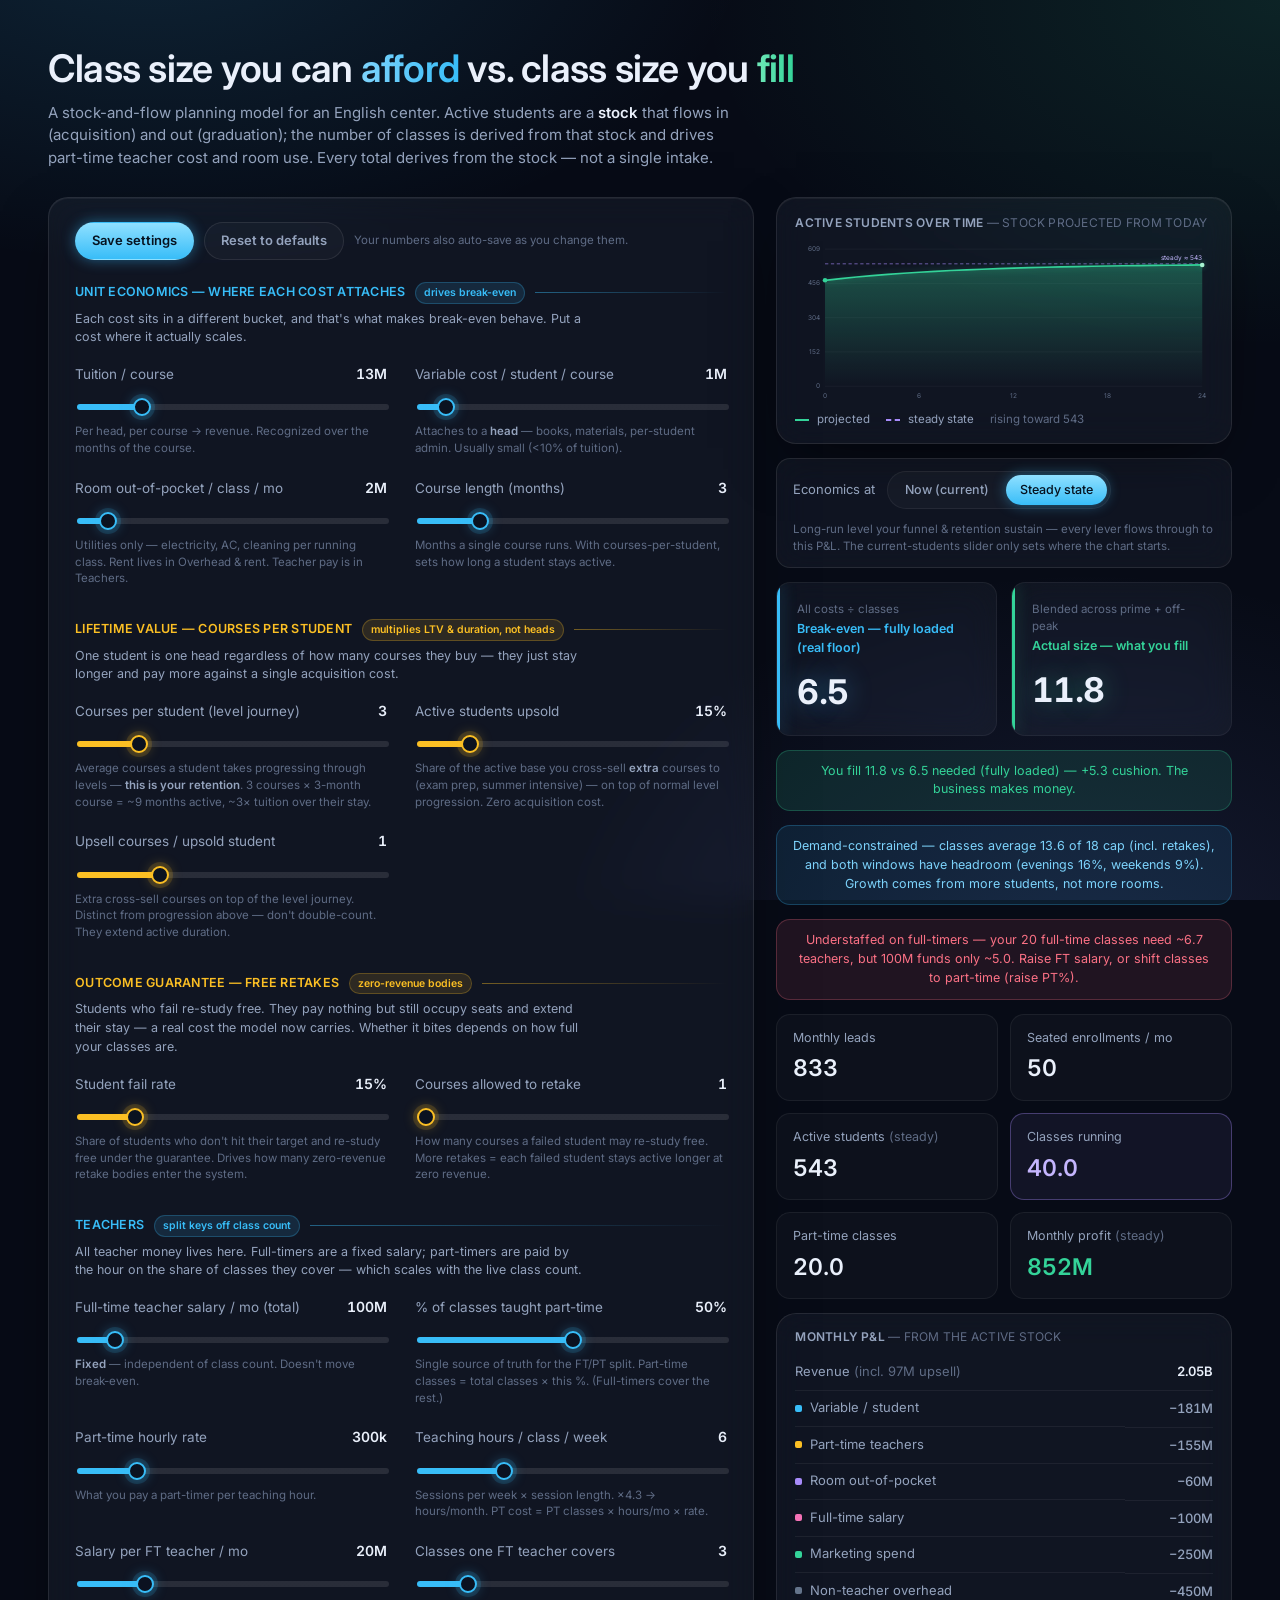
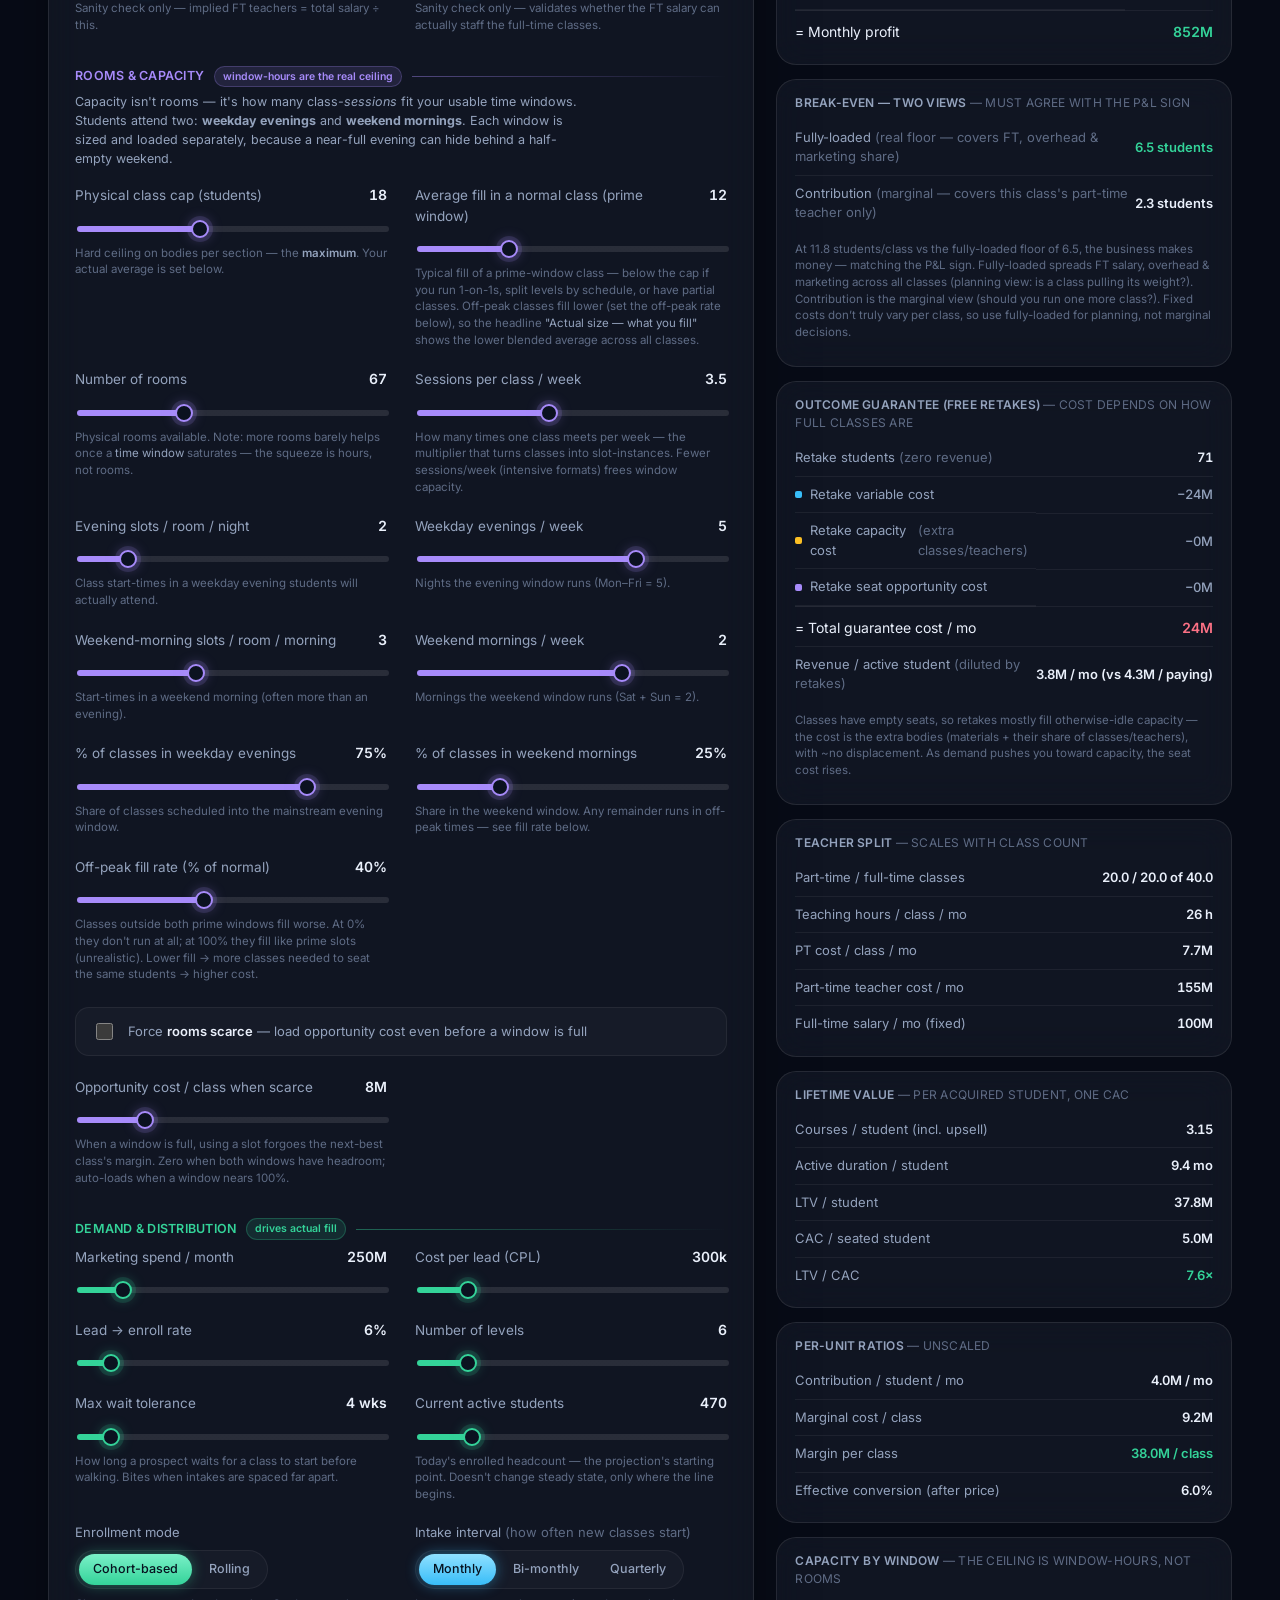
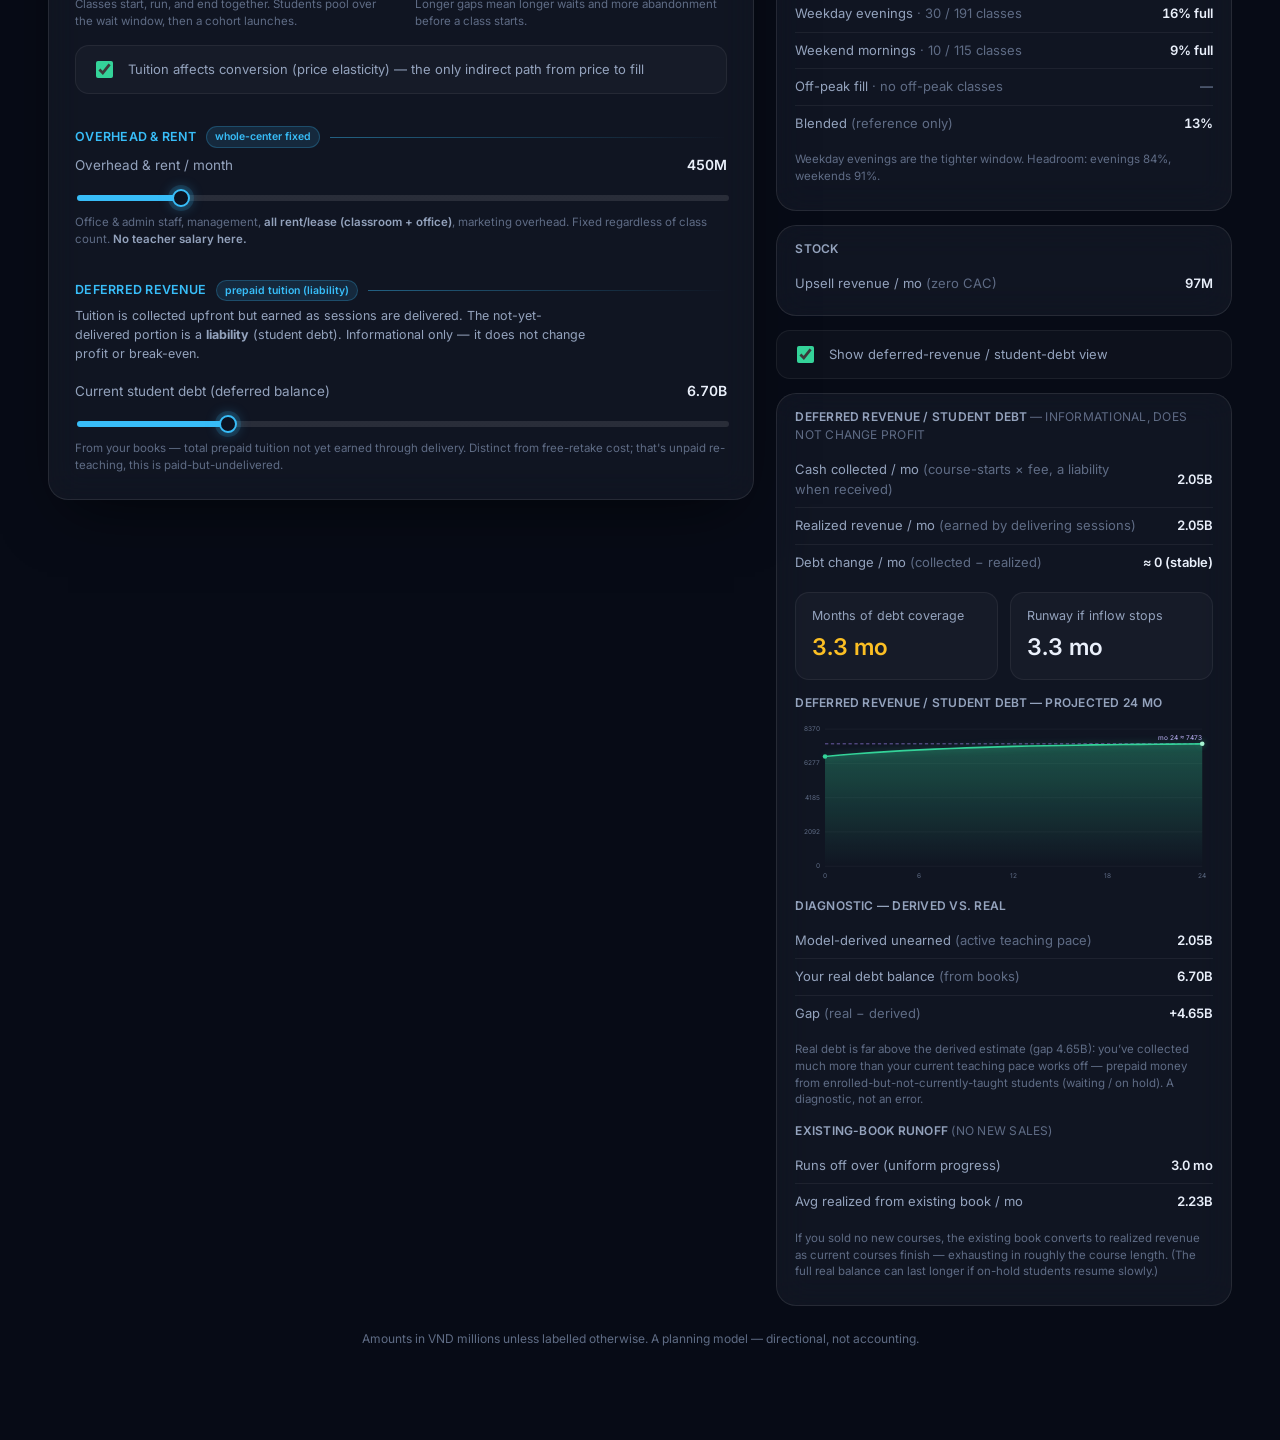
<file: index.html>
<!DOCTYPE html>
<html lang="en">
<head>
<meta charset="UTF-8" />
<meta name="viewport" content="width=device-width, initial-scale=1.0" />
<title>English Center — Class Size Economic Model</title>
<meta name="description" content="A stock-and-flow planning model for an English center: break-even vs fill, multi-course lifetime value, upsell, capacity, live class count, and teacher split." />
<link rel="preconnect" href="https://fonts.googleapis.com" />
<link rel="preconnect" href="https://fonts.gstatic.com" crossorigin />
<link href="https://fonts.googleapis.com/css2?family=Inter:wght@400;500;600;700&display=swap" rel="stylesheet" />
<link rel="stylesheet" href="styles.css?v=14" />
</head>
<body>
<main class="page">

<header class="page-header">
  <h1>Class size you can <span class="grad-be">afford</span> vs. class size you <span class="grad-fill">fill</span></h1>
  <p>A stock-and-flow planning model for an English center. Active students are a <strong>stock</strong> that flows in (acquisition) and out (graduation); the number of classes is derived from that stock and drives part-time teacher cost and room use. Every total derives from the stock — not a single intake.</p>
</header>

<div class="layout">

  <!-- ============ CONTROLS ============ -->
  <section class="card controls">
    <h2 class="sr-only">Inputs</h2>

    <div class="toolbar">
      <button type="button" id="btn-save" class="btn">Save settings</button>
      <button type="button" id="btn-reset" class="btn btn-ghost">Reset to defaults</button>
      <span class="toolbar-note">Your numbers also auto-save as you change them.</span>
    </div>

    <!-- ---- Unit economics / cost buckets ---- -->
    <div class="lever-group">
      <div class="lever-heading lever-heading--be">Unit economics — where each cost attaches <span class="drives">drives break-even</span></div>
      <p class="group-note">Each cost sits in a different bucket, and that's what makes break-even behave. Put a cost where it actually scales.</p>
      <div class="levers be">

        <div class="lever">
          <div class="lever-top"><label for="s-fee">Tuition / course</label><span class="lever-val" id="v-fee">13M</span></div>
          <input type="range" min="2" max="60" step="0.5" value="13" id="s-fee" />
          <div class="hint">Per head, per course → revenue. Recognized over the months of the course.</div>
        </div>

        <div class="lever">
          <div class="lever-top"><label for="s-vc">Variable cost / student / course</label><span class="lever-val" id="v-vc">1M</span></div>
          <input type="range" min="0" max="15" step="0.25" value="1" id="s-vc" />
          <div class="hint">Attaches to a <strong>head</strong> — books, materials, per-student admin. Usually small (&lt;10% of tuition).</div>
        </div>

        <div class="lever">
          <div class="lever-top"><label for="s-ro">Room out-of-pocket / class / mo</label><span class="lever-val" id="v-ro">1.5M</span></div>
          <input type="range" min="0" max="20" step="0.5" value="1.5" id="s-ro" />
          <div class="hint">Utilities only — electricity, AC, cleaning per running class. Rent lives in Overhead &amp; rent. Teacher pay is in Teachers.</div>
        </div>

        <div class="lever">
          <div class="lever-top"><label for="s-cm">Course length (months)</label><span class="lever-val" id="v-cm">3</span></div>
          <input type="range" min="1" max="12" step="0.5" value="3" id="s-cm" />
          <div class="hint">Months a single course runs. With courses-per-student, sets how long a student stays active.</div>
        </div>

      </div>
    </div>

    <!-- ---- Lifetime: courses + upsell ---- -->
    <div class="lever-group">
      <div class="lever-heading lever-heading--life">Lifetime value — courses per student <span class="drives drives--life">multiplies LTV &amp; duration, not heads</span></div>
      <p class="group-note">One student is one head regardless of how many courses they buy — they just stay longer and pay more against a single acquisition cost.</p>
      <div class="levers life">

        <div class="lever">
          <div class="lever-top"><label for="s-courses">Courses per student (level journey)</label><span class="lever-val" id="v-courses">3</span></div>
          <input type="range" min="1" max="12" step="0.5" value="3" id="s-courses" />
          <div class="hint">Average courses a student takes progressing through levels — <strong>this is your retention</strong>. 3 courses × 3-month course = ~9 months active, ~3× tuition over their stay.</div>
        </div>

        <div class="lever">
          <div class="lever-top"><label for="s-uppct">Active students upsold</label><span class="lever-val" id="v-uppct">15%</span></div>
          <input type="range" min="0" max="100" step="5" value="15" id="s-uppct" />
          <div class="hint">Share of the active base you cross-sell <strong>extra</strong> courses to (exam prep, summer intensive) — on top of normal level progression. Zero acquisition cost.</div>
        </div>

        <div class="lever">
          <div class="lever-top"><label for="s-upcourses">Upsell courses / upsold student</label><span class="lever-val" id="v-upcourses">1</span></div>
          <input type="range" min="0" max="4" step="0.5" value="1" id="s-upcourses" />
          <div class="hint">Extra cross-sell courses on top of the level journey. Distinct from progression above — don't double-count. They extend active duration.</div>
        </div>

      </div>
    </div>

    <!-- ---- Outcome guarantee (free retakes) ---- -->
    <div class="lever-group">
      <div class="lever-heading lever-heading--life">Outcome guarantee — free retakes <span class="drives drives--life">zero-revenue bodies</span></div>
      <p class="group-note">Students who fail re-study free. They pay nothing but still occupy seats and extend their stay — a real cost the model now carries. Whether it bites depends on how full your classes are.</p>
      <div class="levers life">

        <div class="lever">
          <div class="lever-top"><label for="s-failrate">Student fail rate</label><span class="lever-val" id="v-failrate">15%</span></div>
          <input type="range" min="0" max="90" step="1" value="15" id="s-failrate" />
          <div class="hint">Share of students who don't hit their target and re-study free under the guarantee. Drives how many zero-revenue retake bodies enter the system.</div>
        </div>

        <div class="lever">
          <div class="lever-top"><label for="s-retakecourses">Courses allowed to retake</label><span class="lever-val" id="v-retakecourses">1</span></div>
          <input type="range" min="1" max="3" step="1" value="1" id="s-retakecourses" />
          <div class="hint">How many courses a failed student may re-study free. More retakes = each failed student stays active longer at zero revenue.</div>
        </div>

      </div>
    </div>

    <!-- ---- Teachers ---- -->
    <div class="lever-group">
      <div class="lever-heading lever-heading--be">Teachers <span class="drives">split keys off class count</span></div>
      <p class="group-note">All teacher money lives here. Full-timers are a fixed salary; part-timers are paid by the hour on the share of classes they cover — which scales with the live class count.</p>
      <div class="levers be">

        <div class="lever">
          <div class="lever-top"><label for="s-ftsal">Full-time teacher salary / mo (total)</label><span class="lever-val" id="v-ftsal">100M</span></div>
          <input type="range" min="0" max="1000" step="10" value="100" id="s-ftsal" />
          <div class="hint"><strong>Fixed</strong> — independent of class count. Doesn't move break-even.</div>
        </div>

        <div class="lever">
          <div class="lever-top"><label for="s-ptpct">% of classes taught part-time</label><span class="lever-val" id="v-ptpct">50%</span></div>
          <input type="range" min="0" max="100" step="5" value="50" id="s-ptpct" />
          <div class="hint">Single source of truth for the FT/PT split. Part-time classes = total classes × this %. (Full-timers cover the rest.)</div>
        </div>

        <div class="lever">
          <div class="lever-top"><label for="s-pthr">Part-time hourly rate</label><span class="lever-val" id="v-pthr">300k</span></div>
          <input type="range" min="50" max="1500" step="10" value="300" id="s-pthr" />
          <div class="hint">What you pay a part-timer per teaching hour.</div>
        </div>

        <div class="lever">
          <div class="lever-top"><label for="s-pthrs">Teaching hours / class / week</label><span class="lever-val" id="v-pthrs">6</span></div>
          <input type="range" min="1" max="20" step="0.5" value="6" id="s-pthrs" />
          <div class="hint">Sessions per week × session length. ×4.3 → hours/month. PT cost = PT classes × hours/mo × rate.</div>
        </div>

        <div class="lever">
          <div class="lever-top"><label for="s-ftper">Salary per FT teacher / mo</label><span class="lever-val" id="v-ftper">20M</span></div>
          <input type="range" min="5" max="80" step="1" value="20" id="s-ftper" />
          <div class="hint">Sanity check only — implied FT teachers = total salary ÷ this.</div>
        </div>

        <div class="lever">
          <div class="lever-top"><label for="s-ftcov">Classes one FT teacher covers</label><span class="lever-val" id="v-ftcov">3</span></div>
          <input type="range" min="1" max="15" step="1" value="3" id="s-ftcov" />
          <div class="hint">Sanity check only — validates whether the FT salary can actually staff the full-time classes.</div>
        </div>

      </div>
    </div>

    <!-- ---- Rooms & capacity (two-window, session-aware) ---- -->
    <div class="lever-group">
      <div class="lever-heading lever-heading--cap">Rooms &amp; capacity <span class="drives drives--cap">window-hours are the real ceiling</span></div>
      <p class="group-note">Capacity isn't rooms — it's how many class-<em>sessions</em> fit your usable time windows. Students attend two: <strong>weekday evenings</strong> and <strong>weekend mornings</strong>. Each window is sized and loaded separately, because a near-full evening can hide behind a half-empty weekend.</p>
      <div class="levers cap">

        <div class="lever">
          <div class="lever-top"><label for="s-cap">Physical class cap (students)</label><span class="lever-val" id="v-cap">18</span></div>
          <input type="range" min="4" max="40" step="1" value="18" id="s-cap" />
          <div class="hint">Hard ceiling on bodies per section — the <strong>maximum</strong>. Your actual average is set below.</div>
        </div>

        <div class="lever">
          <div class="lever-top"><label for="s-avgcls">Average fill in a normal class (prime window)</label><span class="lever-val" id="v-avgcls">12</span></div>
          <input type="range" min="1" max="40" step="0.5" value="12" id="s-avgcls" />
          <div class="hint">Typical fill of a prime-window class — below the cap if you run 1-on-1s, split levels by schedule, or have partial classes. Off-peak classes fill lower (set the off-peak rate below), so the headline <em>"Actual size — what you fill"</em> shows the lower blended average across all classes.</div>
        </div>

        <div class="lever">
          <div class="lever-top"><label for="s-rooms">Number of rooms</label><span class="lever-val" id="v-rooms">67</span></div>
          <input type="range" min="1" max="200" step="1" value="67" id="s-rooms" />
          <div class="hint">Physical rooms available. Note: more rooms barely helps once a <em>time window</em> saturates — the squeeze is hours, not rooms.</div>
        </div>

        <div class="lever">
          <div class="lever-top"><label for="s-sess">Sessions per class / week</label><span class="lever-val" id="v-sess">3.5</span></div>
          <input type="range" min="1" max="7" step="0.5" value="3.5" id="s-sess" />
          <div class="hint">How many times one class meets per week — the multiplier that turns classes into slot-instances. Fewer sessions/week (intensive formats) frees window capacity.</div>
        </div>

        <div class="lever">
          <div class="lever-top"><label for="s-evesl">Evening slots / room / night</label><span class="lever-val" id="v-evesl">2</span></div>
          <input type="range" min="1" max="8" step="1" value="2" id="s-evesl" />
          <div class="hint">Class start-times in a weekday evening students will actually attend.</div>
        </div>

        <div class="lever">
          <div class="lever-top"><label for="s-evedays">Weekday evenings / week</label><span class="lever-val" id="v-evedays">5</span></div>
          <input type="range" min="0" max="7" step="1" value="5" id="s-evedays" />
          <div class="hint">Nights the evening window runs (Mon–Fri = 5).</div>
        </div>

        <div class="lever">
          <div class="lever-top"><label for="s-wkndsl">Weekend-morning slots / room / morning</label><span class="lever-val" id="v-wkndsl">3</span></div>
          <input type="range" min="0" max="8" step="1" value="3" id="s-wkndsl" />
          <div class="hint">Start-times in a weekend morning (often more than an evening).</div>
        </div>

        <div class="lever">
          <div class="lever-top"><label for="s-wknddays">Weekend mornings / week</label><span class="lever-val" id="v-wknddays">2</span></div>
          <input type="range" min="0" max="3" step="1" value="2" id="s-wknddays" />
          <div class="hint">Mornings the weekend window runs (Sat + Sun = 2).</div>
        </div>

        <div class="lever">
          <div class="lever-top"><label for="s-mainpct">% of classes in weekday evenings</label><span class="lever-val" id="v-mainpct">75%</span></div>
          <input type="range" min="0" max="100" step="5" value="75" id="s-mainpct" />
          <div class="hint">Share of classes scheduled into the mainstream evening window.</div>
        </div>

        <div class="lever">
          <div class="lever-top"><label for="s-wkndpct">% of classes in weekend mornings</label><span class="lever-val" id="v-wkndpct">25%</span></div>
          <input type="range" min="0" max="100" step="5" value="25" id="s-wkndpct" />
          <div class="hint">Share in the weekend window. Any remainder runs in off-peak times — see fill rate below.</div>
        </div>

        <div class="lever">
          <div class="lever-top"><label for="s-offpeakfill">Off-peak fill rate (% of normal)</label><span class="lever-val" id="v-offpeakfill">40%</span></div>
          <input type="range" min="0" max="100" step="5" value="40" id="s-offpeakfill" />
          <div class="hint">Classes outside both prime windows fill worse. At 0% they don't run at all; at 100% they fill like prime slots (unrealistic). Lower fill → more classes needed to seat the same students → higher cost.</div>
        </div>

        <label class="toggle">
          <input type="checkbox" id="scarce" />
          <span>Force <strong>rooms scarce</strong> — load opportunity cost even before a window is full</span>
        </label>

        <div class="lever" id="opp-wrap">
          <div class="lever-top"><label for="s-opp">Opportunity cost / class when scarce</label><span class="lever-val" id="v-opp">8M</span></div>
          <input type="range" min="0" max="40" step="0.5" value="8" id="s-opp" />
          <div class="hint">When a window is full, using a slot forgoes the next-best class's margin. Zero when both windows have headroom; auto-loads when a window nears 100%.</div>
        </div>

      </div>
    </div>

    <!-- ---- Demand & distribution ---- -->
    <div class="lever-group">
      <div class="lever-heading lever-heading--fill">Demand &amp; distribution <span class="drives drives--fill">drives actual fill</span></div>
      <div class="levers fill">

        <div class="lever">
          <div class="lever-top"><label for="s-mkt">Marketing spend / month</label><span class="lever-val" id="v-mkt">250M</span></div>
          <input type="range" min="0" max="2000" step="10" value="250" id="s-mkt" />
        </div>

        <div class="lever">
          <div class="lever-top"><label for="s-cpl">Cost per lead (CPL)</label><span class="lever-val" id="v-cpl">300k</span></div>
          <input type="range" min="20" max="2000" step="10" value="300" id="s-cpl" />
        </div>

        <div class="lever">
          <div class="lever-top"><label for="s-conv">Lead → enroll rate</label><span class="lever-val" id="v-conv">6%</span></div>
          <input type="range" min="1" max="60" step="1" value="6" id="s-conv" />
        </div>

        <div class="lever">
          <div class="lever-top"><label for="s-lvl">Number of levels</label><span class="lever-val" id="v-lvl">6</span></div>
          <input type="range" min="2" max="30" step="1" value="6" id="s-lvl" />
        </div>

        <div class="lever">
          <div class="lever-top"><label for="s-wait">Max wait tolerance</label><span class="lever-val" id="v-wait">4 wks</span></div>
          <input type="range" min="1" max="36" step="1" value="4" id="s-wait" />
          <div class="hint">How long a prospect waits for a class to start before walking. Bites when intakes are spaced far apart.</div>
        </div>

        <div class="lever">
          <div class="lever-top"><label for="s-initact">Current active students</label><span class="lever-val" id="v-initact">470</span></div>
          <input type="range" min="0" max="3000" step="10" value="470" id="s-initact" />
          <div class="hint">Today's enrolled headcount — the projection's starting point. Doesn't change steady state, only where the line begins.</div>
        </div>

      </div>

      <div class="seg-row">
        <div class="seg-block">
          <div class="seg-label">Enrollment mode</div>
          <div class="segmented" id="seg-mode">
            <button type="button" data-mode="cohort" class="on">Cohort-based</button>
            <button type="button" data-mode="rolling">Rolling</button>
          </div>
          <div class="hint" id="mode-hint">Classes start, run, and end together. Students pool over the wait window, then a cohort launches.</div>
        </div>

        <div class="seg-block" id="intake-block">
          <div class="seg-label">Intake interval <span class="muted">(how often new classes start)</span></div>
          <div class="segmented" id="seg-intake">
            <button type="button" data-intake="1" class="on">Monthly</button>
            <button type="button" data-intake="2">Bi-monthly</button>
            <button type="button" data-intake="3">Quarterly</button>
          </div>
          <div class="hint">Longer gaps mean longer waits and more abandonment before a class starts.</div>
        </div>
      </div>

      <label class="toggle">
        <input type="checkbox" id="elastic" checked />
        <span>Tuition affects conversion (price elasticity) — the only indirect path from price to fill</span>
      </label>
    </div>

    <!-- ---- Center overhead ---- -->
    <div class="lever-group">
      <div class="lever-heading lever-heading--be">Overhead &amp; rent <span class="drives">whole-center fixed</span></div>
      <div class="levers be">
        <div class="lever">
          <div class="lever-top"><label for="s-fix">Overhead &amp; rent / month</label><span class="lever-val" id="v-fix">450M</span></div>
          <input type="range" min="0" max="3000" step="10" value="450" id="s-fix" />
          <div class="hint">Office &amp; admin staff, management, <strong>all rent/lease (classroom + office)</strong>, marketing overhead. Fixed regardless of class count. <strong>No teacher salary here.</strong></div>
        </div>
      </div>
    </div>

    <!-- ---- Deferred revenue (student debt) ---- -->
    <div class="lever-group">
      <div class="lever-heading lever-heading--be">Deferred revenue <span class="drives">prepaid tuition (liability)</span></div>
      <p class="group-note">Tuition is collected upfront but earned as sessions are delivered. The not-yet-delivered portion is a <strong>liability</strong> (student debt). Informational only — it does not change profit or break-even.</p>
      <div class="levers be">
        <div class="lever">
          <div class="lever-top"><label for="s-debtbalance">Current student debt (deferred balance)</label><span class="lever-val" id="v-debtbalance">6700M</span></div>
          <input type="range" min="0" max="30000" step="50" value="6700" id="s-debtbalance" />
          <div class="hint">From your books — total prepaid tuition not yet earned through delivery. Distinct from free-retake cost; that's unpaid re-teaching, this is paid-but-undelivered.</div>
        </div>
      </div>
    </div>

  </section>

  <!-- ============ RESULTS ============ -->
  <section class="results">

    <!-- active-students projection -->
    <div class="card chart-card">
      <div class="detail-title">Active students over time <span class="muted">— stock projected from today</span></div>
      <div id="chart"></div>
      <div class="chart-foot">
        <span><span class="sw sw-line"></span> projected</span>
        <span><span class="sw sw-steady"></span> steady state</span>
        <span id="chart-note" class="muted"></span>
      </div>
    </div>

    <div class="view-toggle">
      <span class="seg-label">Economics at</span>
      <div class="segmented" id="seg-view">
        <button type="button" data-view="now">Now (current)</button>
        <button type="button" data-view="steady" class="on">Steady state</button>
      </div>
      <span class="hint" id="view-hint">Long-run level your funnel &amp; retention sustain — every lever flows through to this P&amp;L. The current-students slider only sets where the chart starts.</span>
    </div>

    <div class="hero-tiles">
      <div class="tile tile--be">
        <div class="tile-cap">All costs ÷ classes</div>
        <div class="tile-label">Break-even — fully loaded (real floor)</div>
        <div class="tile-num" id="o-be">—</div>
      </div>
      <div class="tile tile--fill">
        <div class="tile-cap">Blended across prime + off-peak</div>
        <div class="tile-label">Actual size — what you fill</div>
        <div class="tile-num" id="o-cs">—</div>
      </div>
    </div>

    <div id="gap" class="gap"></div>
    <div id="cap-badge" class="badge"></div>
    <div id="ft-badge" class="badge"></div>

    <div class="kpis kpis--6">
      <div class="kpi"><div class="kpi-label">Monthly leads</div><div class="kpi-num" id="o-leads">—</div></div>
      <div class="kpi"><div class="kpi-label">Seated enrollments / mo</div><div class="kpi-num" id="o-enroll">—</div></div>
      <div class="kpi"><div class="kpi-label">Active students <span class="muted" id="lbl-active">(steady)</span></div><div class="kpi-num" id="o-active">—</div></div>
      <div class="kpi kpi--accent"><div class="kpi-label">Classes running</div><div class="kpi-num" id="o-classes">—</div></div>
      <div class="kpi"><div class="kpi-label">Part-time classes</div><div class="kpi-num" id="o-ptclasses">—</div></div>
      <div class="kpi"><div class="kpi-label">Monthly profit <span class="muted" id="lbl-profit">(steady)</span></div><div class="kpi-num" id="o-profit">—</div></div>
    </div>

    <div class="detail">
      <div class="detail-title">Monthly P&amp;L <span class="muted">— from the active stock</span></div>
      <table>
        <tr><td>Revenue <span class="muted" id="p-rev-note"></span></td><td class="num" id="p-rev">—</td></tr>
        <tr><td class="cost"><span class="dot-var"></span> Variable / student</td><td class="num neg" id="p-var">—</td></tr>
        <tr><td class="cost"><span class="dot-pt"></span> Part-time teachers</td><td class="num neg" id="p-pt">—</td></tr>
        <tr><td class="cost"><span class="dot-room"></span> Room out-of-pocket</td><td class="num neg" id="p-room">—</td></tr>
        <tr><td class="cost"><span class="dot-ft"></span> Full-time salary</td><td class="num neg" id="p-ft">—</td></tr>
        <tr><td class="cost"><span class="dot-mkt"></span> Marketing spend</td><td class="num neg" id="p-mkt">—</td></tr>
        <tr><td class="cost"><span class="dot-oh"></span> Non-teacher overhead</td><td class="num neg" id="p-oh">—</td></tr>
        <tr class="total"><td>= Monthly profit</td><td class="num" id="p-profit">—</td></tr>
      </table>
    </div>

    <div class="detail">
      <div class="detail-title">Break-even — two views <span class="muted">— must agree with the P&amp;L sign</span></div>
      <table>
        <tr><td>Fully-loaded <span class="muted">(real floor — covers FT, overhead &amp; marketing share)</span></td><td class="num" id="be-full">—</td></tr>
        <tr><td>Contribution <span class="muted">(marginal — covers this class's part-time teacher only)</span></td><td class="num" id="be-contrib">—</td></tr>
      </table>
      <p class="hint" id="be-note"></p>
    </div>

    <div class="detail">
      <div class="detail-title">Outcome guarantee (free retakes) <span class="muted">— cost depends on how full classes are</span></div>
      <table>
        <tr><td>Retake students <span class="muted">(zero revenue)</span></td><td class="num" id="g-students">—</td></tr>
        <tr><td class="cost"><span class="dot-var"></span> Retake variable cost</td><td class="num neg" id="g-var">—</td></tr>
        <tr><td class="cost"><span class="dot-pt"></span> Retake capacity cost <span class="muted">(extra classes/teachers)</span></td><td class="num neg" id="g-cap">—</td></tr>
        <tr><td class="cost"><span class="dot-room"></span> Retake seat opportunity cost</td><td class="num neg" id="g-opp">—</td></tr>
        <tr class="total"><td>= Total guarantee cost / mo</td><td class="num" id="g-total">—</td></tr>
        <tr><td>Revenue / active student <span class="muted">(diluted by retakes)</span></td><td class="num" id="g-rev">—</td></tr>
      </table>
      <p class="hint" id="g-note"></p>
    </div>

    <div class="detail">
      <div class="detail-title">Teacher split <span class="muted">— scales with class count</span></div>
      <table>
        <tr><td>Part-time / full-time classes</td><td class="num" id="ts-split">—</td></tr>
        <tr><td>Teaching hours / class / mo</td><td class="num" id="ts-hours">—</td></tr>
        <tr><td>PT cost / class / mo</td><td class="num" id="ts-ptcostclass">—</td></tr>
        <tr><td>Part-time teacher cost / mo</td><td class="num" id="ts-ptcost">—</td></tr>
        <tr><td>Full-time salary / mo (fixed)</td><td class="num" id="ts-ftsal">—</td></tr>
      </table>
    </div>

    <div class="detail">
      <div class="detail-title">Lifetime value <span class="muted">— per acquired student, one CAC</span></div>
      <table>
        <tr><td>Courses / student (incl. upsell)</td><td class="num" id="t-courses">—</td></tr>
        <tr><td>Active duration / student</td><td class="num" id="t-dur">—</td></tr>
        <tr><td>LTV / student</td><td class="num" id="t-ltv">—</td></tr>
        <tr><td>CAC / seated student</td><td class="num" id="t-cac">—</td></tr>
        <tr><td>LTV / CAC</td><td class="num" id="t-ratio">—</td></tr>
      </table>
    </div>

    <div class="detail">
      <div class="detail-title">Per-unit ratios <span class="muted">— unscaled</span></div>
      <table>
        <tr><td>Contribution / student / mo</td><td class="num" id="t-contrib">—</td></tr>
        <tr><td>Marginal cost / class</td><td class="num" id="t-mcc">—</td></tr>
        <tr><td>Margin per class</td><td class="num" id="t-mc">—</td></tr>
        <tr><td>Effective conversion (after price)</td><td class="num" id="t-ec">—</td></tr>
      </table>
    </div>

    <div class="detail">
      <div class="detail-title">Capacity by window <span class="muted">— the ceiling is window-hours, not rooms</span></div>
      <table>
        <tr><td>Weekday evenings <span class="muted" id="w-main-sub"></span></td><td class="num" id="w-main">—</td></tr>
        <tr><td>Weekend mornings <span class="muted" id="w-wknd-sub"></span></td><td class="num" id="w-wknd">—</td></tr>
        <tr><td>Off-peak fill <span class="muted" id="w-off-sub"></span></td><td class="num" id="w-off">—</td></tr>
        <tr><td>Blended <span class="muted">(reference only)</span></td><td class="num" id="w-blend">—</td></tr>
      </table>
      <p class="hint" id="w-note"></p>
    </div>

    <div class="detail">
      <div class="detail-title">Stock</div>
      <table>
        <tr><td>Upsell revenue / mo <span class="muted">(zero CAC)</span></td><td class="num" id="t-uprev">—</td></tr>
      </table>
    </div>

    <label class="toggle toggle--wide">
      <input type="checkbox" id="deferred" checked />
      <span>Show deferred-revenue / student-debt view</span>
    </label>

    <div class="detail" id="deferred-panel">
      <div class="detail-title">Deferred revenue / student debt <span class="muted">— informational, does not change profit</span></div>
      <table>
        <tr><td>Cash collected / mo <span class="muted">(course-starts × fee, a liability when received)</span></td><td class="num" id="d-cash">—</td></tr>
        <tr><td>Realized revenue / mo <span class="muted">(earned by delivering sessions)</span></td><td class="num" id="d-real">—</td></tr>
        <tr><td>Debt change / mo <span class="muted">(collected − realized)</span></td><td class="num" id="d-change">—</td></tr>
      </table>

      <div class="kpis kpis--debt">
        <div class="kpi"><div class="kpi-label" title="debtBalance ÷ realized revenue. Healthy ≈ 1–2 months; high means a large prepaid float.">Months of debt coverage</div><div class="kpi-num" id="d-coverage">—</div></div>
        <div class="kpi"><div class="kpi-label" title="If new enrollment stopped, how long the existing debt book sustains realized revenue before exhausting.">Runway if inflow stops</div><div class="kpi-num" id="d-runway">—</div></div>
      </div>

      <div class="detail-title" style="margin-top:14px;">Deferred revenue / student debt — projected 24 mo</div>
      <div id="debt-chart"></div>

      <div class="detail-title" style="margin-top:14px;">Diagnostic — derived vs. real</div>
      <table>
        <tr><td>Model-derived unearned <span class="muted">(active teaching pace)</span></td><td class="num" id="d-derived">—</td></tr>
        <tr><td>Your real debt balance <span class="muted">(from books)</span></td><td class="num" id="d-real-debt">—</td></tr>
        <tr><td>Gap <span class="muted">(real − derived)</span></td><td class="num" id="d-gap">—</td></tr>
      </table>
      <p class="hint" id="d-note"></p>

      <div class="detail-title" style="margin-top:14px;">Existing-book runoff <span class="muted">(no new sales)</span></div>
      <table>
        <tr><td>Runs off over (uniform progress)</td><td class="num" id="d-runoff-mo">—</td></tr>
        <tr><td>Avg realized from existing book / mo</td><td class="num" id="d-runoff-rate">—</td></tr>
      </table>
      <p class="hint">If you sold no new courses, the existing book converts to realized revenue as current courses finish — exhausting in roughly the course length. (The full real balance can last longer if on-hold students resume slowly.)</p>
    </div>

  </section>

</div>

<p class="footer-note">Amounts in VND millions unless labelled otherwise. A planning model — directional, not accounting.</p>
<script src="app.js?v=15" defer></script>
</main>
</body>
</html>
</file>
<file: styles.css>
/* ============================================================
   English Center — Class Size Economic Model
   Dark neon / glassmorphism theme
   ============================================================ */

:root{
  color-scheme: dark;

  /* surfaces */
  --bg:#070b16;
  --glass:rgba(255,255,255,.045);
  --glass-soft:rgba(255,255,255,.028);
  --border:rgba(255,255,255,.09);
  --border-soft:rgba(255,255,255,.06);

  /* text */
  --text:#eaf0fb;
  --color-text-secondary:#94a3bd;
  --text-faint:#5f6c85;

  /* accents */
  --accent-be:#38bdf8;     /* cyan   — break-even / cost */
  --accent-fill:#34d399;   /* emerald — fill / demand   */
  --accent-cap:#a78bfa;    /* violet — capacity         */
  --accent-life:#fbbf24;   /* amber  — lifetime / LTV   */
  --glow-be:rgba(56,189,248,.45);
  --glow-fill:rgba(52,211,153,.42);
  --glow-cap:rgba(167,139,250,.42);
  --glow-life:rgba(251,191,36,.42);

  /* semantic (referenced from JS) */
  --color-text-success:#34d399;
  --color-text-danger:#fb7185;
  --color-text-warning:#fbbf24;
  --color-background-success:rgba(52,211,153,.12);
  --color-background-danger:rgba(251,113,133,.12);

  --radius-sm:10px;
  --radius-md:14px;
  --radius-lg:20px;

  --track:rgba(255,255,255,.10);
}

*{ box-sizing:border-box; }
html,body{ margin:0; padding:0; }

body{
  font-family:'Inter', -apple-system, BlinkMacSystemFont, 'Segoe UI', Roboto, Helvetica, Arial, sans-serif;
  color:var(--text);
  min-height:100vh;
  line-height:1.5;
  -webkit-font-smoothing:antialiased;
  text-rendering:optimizeLegibility;
  background:
    radial-gradient(1000px 560px at 12% -8%, rgba(56,189,248,.14), transparent 60%),
    radial-gradient(1000px 600px at 100% 0%, rgba(52,211,153,.12), transparent 58%),
    radial-gradient(900px 700px at 85% 110%, rgba(129,140,248,.13), transparent 60%),
    var(--bg);
  background-attachment:fixed;
}

/* ---------------- layout ---------------- */
.page{
  max-width:1240px;
  margin:0 auto;
  padding:48px 28px 80px;
}

.page-header{ margin-bottom:1.75rem; }
.page-header h1{
  font-size:clamp(24px, 3.4vw, 38px);
  font-weight:600;
  letter-spacing:-0.02em;
  line-height:1.1;
  margin:0 0 12px;
}
.page-header p{
  margin:0;
  font-size:15px;
  color:var(--color-text-secondary);
  max-width:78ch;
}
.page-header strong{ color:var(--text); font-weight:600; }
.grad-be{ background:linear-gradient(90deg,#7dd3fc,#38bdf8); -webkit-background-clip:text; background-clip:text; color:transparent; }
.grad-fill{ background:linear-gradient(90deg,#6ee7b7,#34d399); -webkit-background-clip:text; background-clip:text; color:transparent; }

.layout{
  display:grid;
  grid-template-columns:minmax(0,1.55fr) minmax(0,1fr);
  gap:22px;
  align-items:start;
}

/* ---------------- glass cards ---------------- */
.card,
.detail{
  background:var(--glass);
  border:1px solid var(--border);
  border-radius:var(--radius-lg);
  backdrop-filter:blur(16px) saturate(130%);
  -webkit-backdrop-filter:blur(16px) saturate(130%);
}
.card{
  padding:24px 26px 26px;
  box-shadow:0 24px 60px -20px rgba(0,0,0,.6), inset 0 1px 0 rgba(255,255,255,.05);
}

.sr-only{
  position:absolute; width:1px; height:1px; padding:0; margin:-1px;
  overflow:hidden; clip:rect(0,0,0,0); white-space:nowrap; border:0;
}

/* ---------------- save / reset toolbar ---------------- */
.toolbar{ display:flex; align-items:center; gap:10px; flex-wrap:wrap; margin-bottom:22px; }
.btn{
  font:inherit; font-size:13px; font-weight:600; cursor:pointer;
  padding:8px 16px; border-radius:999px; border:1px solid transparent; color:#06121f;
  background:linear-gradient(180deg,#8fe0ff,#38bdf8); box-shadow:0 0 14px var(--glow-be);
  transition:transform .1s ease, box-shadow .12s ease, background .12s ease, color .12s ease;
}
.btn:hover{ transform:translateY(-1px); }
.btn:active{ transform:translateY(0); }
.btn-ghost{ color:var(--color-text-secondary); background:var(--glass-soft); border-color:var(--border); box-shadow:none; }
.btn-ghost:hover{ color:var(--text); }
.btn-flash{ background:linear-gradient(180deg,#7af0c8,#34d399) !important; color:#06121f !important; box-shadow:0 0 14px var(--glow-fill) !important; }
.toolbar-note{ font-size:11.5px; color:var(--text-faint); }

/* ---------------- controls ---------------- */
.lever-group{ margin-bottom:2rem; }
.lever-group:last-of-type{ margin-bottom:0; }

.lever-heading{
  display:flex; align-items:center; gap:10px; flex-wrap:wrap;
  font-size:12.5px; font-weight:600; letter-spacing:.02em;
  text-transform:uppercase;
  margin-bottom:6px;
}
.lever-heading::after{ content:""; flex:1; height:1px; min-width:20px; }
.lever-heading--be{ color:var(--accent-be); }
.lever-heading--be::after{ background:linear-gradient(90deg, var(--glow-be), transparent); }
.lever-heading--fill{ color:var(--accent-fill); }
.lever-heading--fill::after{ background:linear-gradient(90deg, var(--glow-fill), transparent); }
.lever-heading--cap{ color:var(--accent-cap); }
.lever-heading--cap::after{ background:linear-gradient(90deg, var(--glow-cap), transparent); }
.lever-heading--life{ color:var(--accent-life); }
.lever-heading--life::after{ background:linear-gradient(90deg, var(--glow-life), transparent); }

.drives{
  text-transform:none; letter-spacing:0; font-size:10.5px; font-weight:600;
  padding:2px 8px; border-radius:999px;
  color:var(--accent-be); background:rgba(56,189,248,.12); border:1px solid rgba(56,189,248,.25);
}
.drives--cap{ color:var(--accent-cap); background:rgba(167,139,250,.12); border-color:rgba(167,139,250,.25); }
.drives--fill{ color:var(--accent-fill); background:rgba(52,211,153,.12); border-color:rgba(52,211,153,.25); }
.drives--life{ color:var(--accent-life); background:rgba(251,191,36,.12); border-color:rgba(251,191,36,.25); }

.group-note{
  margin:0 0 16px; font-size:12.5px; color:var(--color-text-secondary); max-width:64ch;
}

.levers{
  display:grid;
  grid-template-columns:repeat(auto-fit, minmax(220px, 1fr));
  gap:20px 28px;
  /* per-group accent feeds the slider thumb */
  --thumb:var(--accent-be); --thumb-glow:var(--glow-be); --thumb-ring:rgba(56,189,248,.14);
}
.levers.cap{  --thumb:var(--accent-cap);  --thumb-glow:var(--glow-cap);  --thumb-ring:rgba(167,139,250,.14); }
.levers.fill{ --thumb:var(--accent-fill); --thumb-glow:var(--glow-fill); --thumb-ring:rgba(52,211,153,.14); }
.levers.life{ --thumb:var(--accent-life); --thumb-glow:var(--glow-life); --thumb-ring:rgba(251,191,36,.14); }

.lever-top{
  display:flex; justify-content:space-between; align-items:baseline;
  margin-bottom:8px; gap:10px;
}
.lever-top label{ font-size:13.5px; color:var(--color-text-secondary); user-select:none; }
.lever-val{ font-size:14px; font-weight:600; font-variant-numeric:tabular-nums; color:var(--text); }

.hint{
  margin-top:7px; font-size:11.5px; line-height:1.45; color:var(--text-faint);
}
.hint strong{ color:var(--color-text-secondary); font-weight:600; }
.hint em{ color:var(--color-text-secondary); font-style:normal; }

/* sliders — track painted by JS (filled portion + glow) */
input[type="range"]{
  -webkit-appearance:none; appearance:none;
  width:100%; height:6px; border-radius:999px;
  background:var(--track);
  outline:none; cursor:pointer;
}
input[type="range"]::-webkit-slider-thumb{
  -webkit-appearance:none; appearance:none;
  width:18px; height:18px; border-radius:50%;
  background:#0b1220; border:2px solid var(--thumb);
  box-shadow:0 0 0 4px var(--thumb-ring), 0 0 14px var(--thumb-glow);
  transition:transform .12s ease, box-shadow .12s ease;
}
input[type="range"]::-webkit-slider-thumb:hover{ transform:scale(1.15); }
input[type="range"]:active::-webkit-slider-thumb{ box-shadow:0 0 0 6px var(--thumb-ring), 0 0 20px var(--thumb-glow); }
input[type="range"]::-moz-range-thumb{
  width:18px; height:18px; border-radius:50%;
  background:#0b1220; border:2px solid var(--thumb);
  box-shadow:0 0 0 4px var(--thumb-ring), 0 0 14px var(--thumb-glow); cursor:pointer;
}

/* checkbox toggles */
.toggle{
  display:flex; align-items:center; gap:12px;
  padding:12px 16px; margin-top:16px;
  border:1px solid var(--border-soft);
  border-radius:var(--radius-md);
  background:var(--glass-soft);
  font-size:13px; color:var(--color-text-secondary); cursor:pointer;
}
.toggle strong{ color:var(--text); font-weight:600; }
.toggle input[type="checkbox"]{
  width:17px; height:17px; accent-color:var(--accent-fill); cursor:pointer; flex:none;
}
/* a toggle living inside a slider grid spans the full row */
.levers .toggle{ grid-column:1 / -1; margin-top:4px; }

/* segmented controls */
.seg-row{
  display:grid; grid-template-columns:1fr 1fr; gap:18px 28px; margin-top:20px;
}
.seg-block.disabled{ opacity:.4; pointer-events:none; }
.seg-label{ font-size:13px; color:var(--color-text-secondary); margin-bottom:8px; }
.seg-label .muted{ color:var(--text-faint); }
.segmented{
  display:inline-flex; padding:3px; gap:3px;
  background:var(--glass-soft); border:1px solid var(--border-soft);
  border-radius:999px; flex-wrap:wrap;
}
.segmented button{
  font:inherit; font-size:12.5px; font-weight:500;
  color:var(--color-text-secondary); background:transparent;
  border:0; border-radius:999px; padding:6px 14px; cursor:pointer;
  transition:background .12s ease, color .12s ease;
}
.segmented button:hover{ color:var(--text); }
.segmented button.on{
  color:#06121f; background:linear-gradient(180deg,#8fe0ff,#38bdf8);
  box-shadow:0 0 14px var(--glow-be);
}
#seg-mode button.on{ background:linear-gradient(180deg,#7af0c8,#34d399); box-shadow:0 0 14px var(--glow-fill); }

/* ---------------- results ---------------- */
.results{ position:sticky; top:24px; display:flex; flex-direction:column; gap:14px; }

.hero-tiles{ display:grid; grid-template-columns:1fr 1fr; gap:14px; }
.tile{
  position:relative; padding:18px 20px; border-radius:var(--radius-md);
  background:var(--glass); border:1px solid var(--border-soft); overflow:hidden;
  backdrop-filter:blur(16px) saturate(130%); -webkit-backdrop-filter:blur(16px) saturate(130%);
}
.tile::before{ content:""; position:absolute; left:0; top:0; bottom:0; width:3px; }
.tile--be::before{ background:var(--accent-be); box-shadow:0 0 16px var(--glow-be); }
.tile--fill::before{ background:var(--accent-fill); box-shadow:0 0 16px var(--glow-fill); }
.tile-cap{ font-size:11.5px; color:var(--text-faint); }
.tile--be .tile-label{ color:var(--accent-be); }
.tile--fill .tile-label{ color:var(--accent-fill); }
.tile-label{ font-size:12.5px; font-weight:600; margin-top:2px; }
.tile-num{ font-size:34px; font-weight:700; margin-top:8px; font-variant-numeric:tabular-nums; letter-spacing:-0.02em; }
.tile--be .tile-num{ text-shadow:0 0 26px var(--glow-be); }
.tile--fill .tile-num{ text-shadow:0 0 26px var(--glow-fill); }

.gap, .badge{
  font-size:12.5px; padding:11px 15px; border-radius:var(--radius-md);
  text-align:center; border:1px solid var(--border-soft); color:var(--color-text-secondary);
}
.gap--good{ background:var(--color-background-success); color:var(--color-text-success); border-color:rgba(52,211,153,.25); }
.gap--bad{ background:var(--color-background-danger); color:var(--color-text-danger); border-color:rgba(251,113,133,.25); }
.badge--demand{ background:rgba(56,189,248,.1); color:#7dd3fc; border-color:rgba(56,189,248,.25); }
.badge--cap{ background:rgba(251,113,133,.1); color:var(--color-text-danger); border-color:rgba(251,113,133,.25); }
.badge--ok{ background:rgba(52,211,153,.1); color:#6ee7b7; border-color:rgba(52,211,153,.25); }
.badge--warn{ background:rgba(251,191,36,.1); color:var(--color-text-warning); border-color:rgba(251,191,36,.25); }

.kpis{ display:grid; grid-template-columns:1fr 1fr; gap:12px; }
.kpi{
  padding:14px 16px; border-radius:var(--radius-md);
  background:var(--glass-soft); border:1px solid var(--border-soft);
  transition:transform .15s ease, box-shadow .15s ease, border-color .15s ease;
}
.kpi:hover{ transform:translateY(-2px); border-color:var(--border); box-shadow:0 10px 24px -12px rgba(0,0,0,.7); }
.kpi-label{ font-size:12.5px; color:var(--color-text-secondary); }
.kpi-num{ font-size:23px; font-weight:600; margin-top:4px; font-variant-numeric:tabular-nums; }
.kpis--debt{ margin-top:12px; }
.kpi--accent{ border-color:rgba(167,139,250,.35); background:rgba(167,139,250,.07); }
.kpi--accent .kpi-num{ color:#c4b5fd; }

.muted{ color:var(--text-faint); font-weight:400; }

.detail{ padding:14px 18px; }
.detail-title{ font-size:12px; font-weight:600; text-transform:uppercase; letter-spacing:.02em; color:var(--color-text-secondary); margin-bottom:8px; }
.detail table{ width:100%; font-size:13px; border-collapse:collapse; }
.detail td{ padding:8px 0; border-bottom:1px solid var(--border-soft); color:var(--color-text-secondary); }
.detail tr:last-child td{ border-bottom:0; }
.detail td.num{ text-align:right; font-weight:600; color:var(--text); font-variant-numeric:tabular-nums; white-space:nowrap; }
.detail td.num.neg{ color:var(--color-text-secondary); font-weight:500; }
.detail td.cost{ display:flex; align-items:center; gap:8px; }
.detail td.cost [class^="dot-"]{ width:7px; height:7px; border-radius:2px; flex:none; display:inline-block; }
.dot-var{ background:#38bdf8; }
.dot-pt{ background:#fbbf24; }
.dot-room{ background:#a78bfa; }
.dot-ft{ background:#f472b6; }
.dot-mkt{ background:#34d399; }
.dot-oh{ background:#64748b; }
.detail tr.total td{ border-top:1px solid var(--border); padding-top:10px; font-size:14px; color:var(--text); }
.detail .hint{ margin-top:10px; }

.toggle--wide{ margin-top:0; }

/* ---------------- Now / Steady view toggle ---------------- */
.view-toggle{
  display:flex; align-items:center; gap:12px; flex-wrap:wrap;
  padding:12px 16px; border:1px solid var(--border); border-radius:var(--radius-md);
  background:var(--glass); backdrop-filter:blur(16px) saturate(130%); -webkit-backdrop-filter:blur(16px) saturate(130%);
}
.view-toggle .seg-label{ margin:0; font-size:13px; color:var(--color-text-secondary); }
.view-toggle .hint{ margin:0; flex:1 1 100%; }
#seg-view button.on{ color:#06121f; background:linear-gradient(180deg,#8fe0ff,#38bdf8); box-shadow:0 0 14px var(--glow-be); }

/* ---------------- active-students chart ---------------- */
.chart-card{ padding:16px 18px 14px; }
.chart-svg{ width:100%; height:auto; display:block; margin-top:4px; }
.chart-svg .grid{ stroke:rgba(255,255,255,.06); stroke-width:1; }
.chart-svg .ylab{ fill:var(--text-faint); font-size:10px; text-anchor:end; }
.chart-svg .xlab{ fill:var(--text-faint); font-size:10px; text-anchor:middle; }
.chart-svg .line{ fill:none; stroke:var(--accent-fill); stroke-width:2.5; stroke-linejoin:round; stroke-linecap:round; filter:drop-shadow(0 0 6px var(--glow-fill)); }
.chart-svg .steady{ stroke:rgba(167,139,250,.75); stroke-width:1.25; stroke-dasharray:5 4; }
.chart-svg .slab{ fill:#c4b5fd; font-size:10px; text-anchor:end; }
.chart-svg .dot{ fill:var(--accent-fill); }
.chart-svg .dot.end{ fill:#a7f3d0; filter:drop-shadow(0 0 5px var(--glow-fill)); }
.chart-foot{ display:flex; gap:16px; flex-wrap:wrap; margin-top:8px; font-size:11.5px; color:var(--color-text-secondary); }
.chart-foot .sw{ display:inline-block; width:14px; height:0; vertical-align:middle; margin-right:5px; border-top-width:2.5px; border-top-style:solid; }
.chart-foot .sw-line{ border-top-color:var(--accent-fill); }
.chart-foot .sw-steady{ border-top-color:#a78bfa; border-top-style:dashed; }

.footer-note{ margin-top:1.5rem; text-align:center; font-size:12px; color:var(--text-faint); }

/* ---------------- responsive ---------------- */
@media (max-width:960px){
  .layout{ grid-template-columns:1fr; }
  .results{ position:static; }
}
@media (max-width:560px){
  .page{ padding:28px 16px 56px; }
  .card{ padding:18px 16px 20px; }
  .hero-tiles, .seg-row{ grid-template-columns:1fr; }
}
@media (prefers-reduced-motion:reduce){ *{ transition:none !important; } }
</file>
